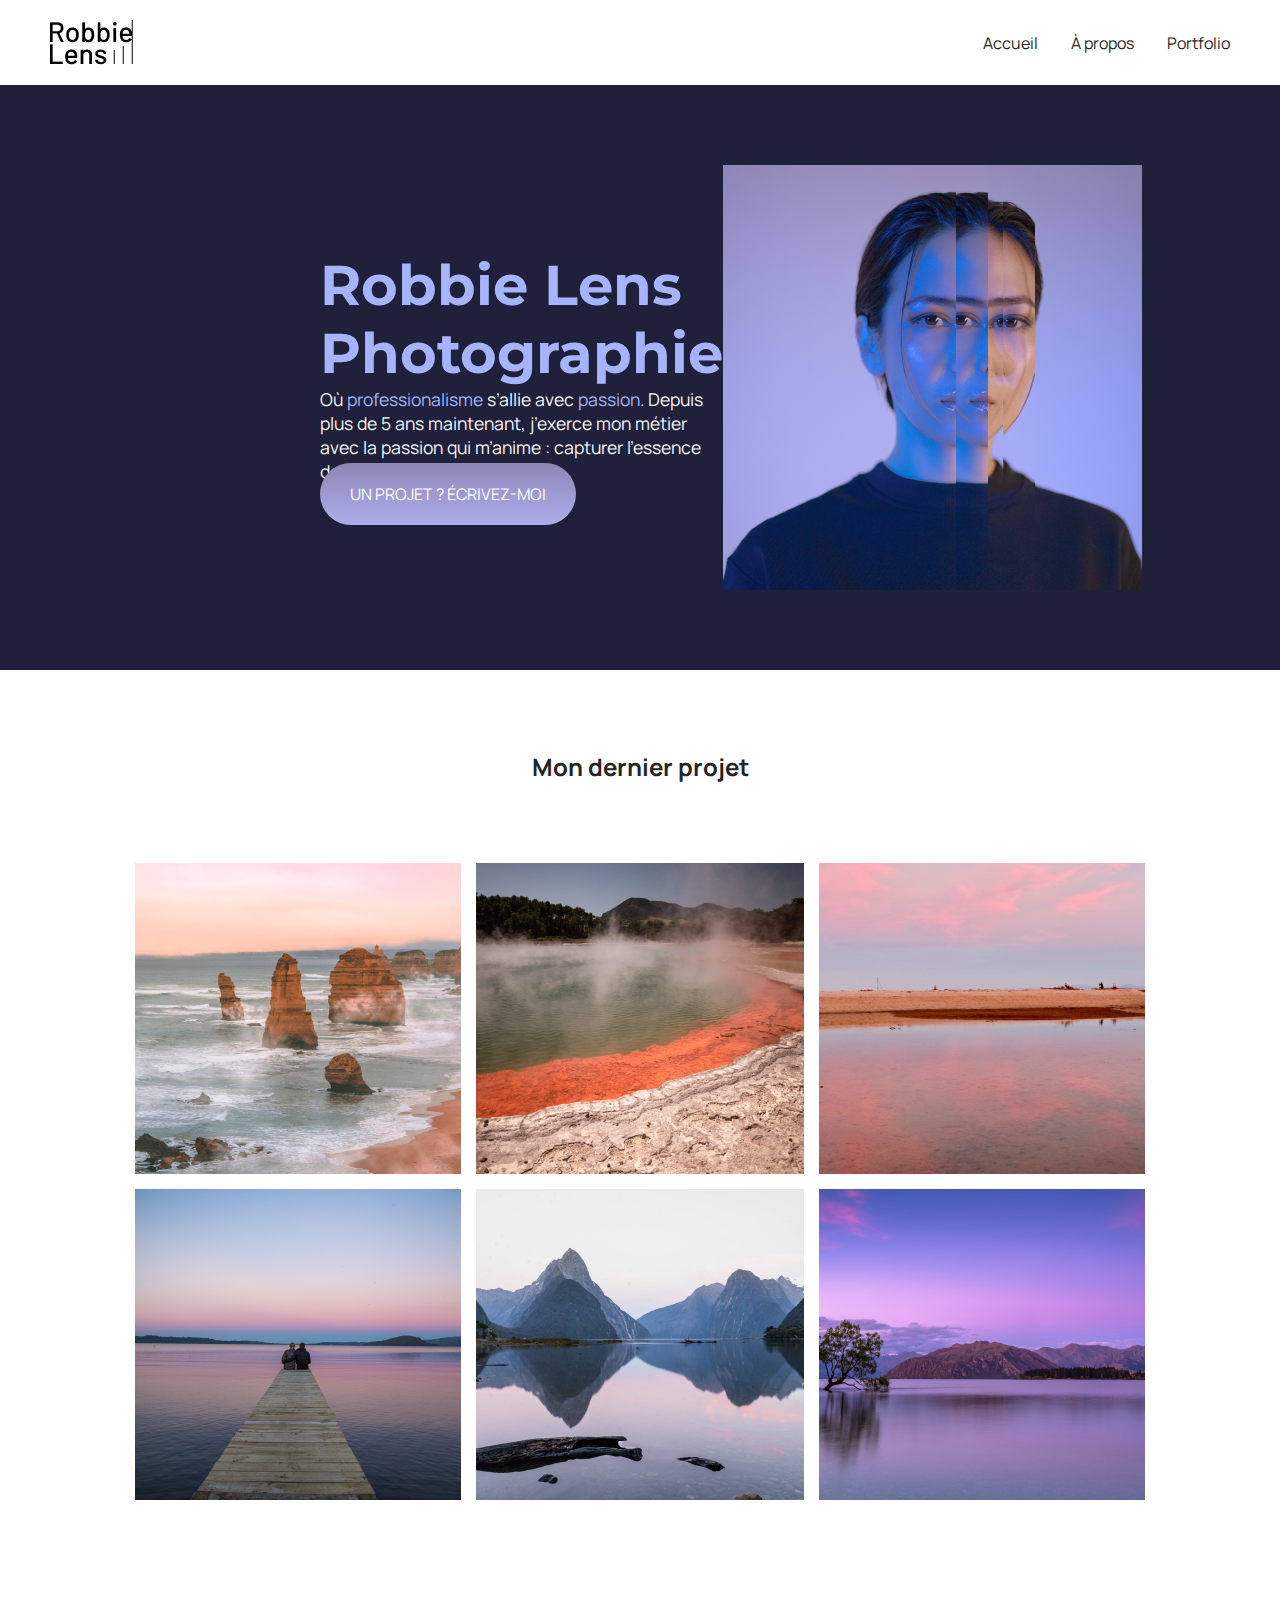
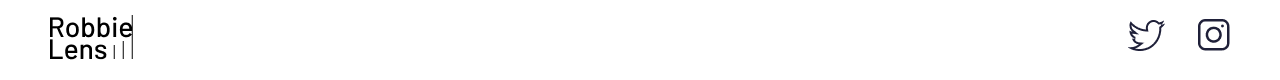
<file: index.html>
<!DOCTYPE html>
<html lang="fr">

<head>
    <meta charset="utf-8" >
    <title>Accueil - Robbie Lens Photographie</title>
    <link href="style.css" rel="stylesheet" >
    <link rel="preconnect" href="https://fonts.googleapis.com">
    <link rel="preconnect" href="https://fonts.gstatic.com" crossorigin>
    <link href="https://fonts.googleapis.com/css2?family=Manrope&family=Montserrat&display=swap" rel="stylesheet">
</head>

<body>
    <header>
        <nav>
            <img src="images/logo.png" alt="Logo Robbie Lens" >
            <div>
                <a href="index.html">Accueil</a>
                <a href="a-propos.html">À propos</a>
                <a href="portfolio.html">Portfolio</a>
            </div>
        </nav>
    </header>
    <main>
        <section class="accueil-introduction">
            <div>
                <h1>Robbie Lens Photographie</h1>
                <p>
                    Où <em>professionalisme</em> s’allie avec <em>passion</em>. Depuis
                    plus de 5 ans maintenant, j’exerce mon métier avec la passion
                    qui m’anime : capturer l’essence de chaque instant.
                </p>
                <a href="" class="cta">UN PROJET ? ÉCRIVEZ-MOI</a>
            </div>
            <img src="images/robbie-lens.png" alt="Portrait avec effet de la photographe Robbie Lens" >
        </section>
        <section class="accueil-photos">
            <h2>Mon dernier projet</h2>
            <div>
                <img src="images/accueil/element-1.png" alt="Twelve apostles - Australie" >
                <img src="images/accueil/element-2.png" alt="Wai-O-Tapu - Nouvelle-Zélande" >
                <img src="images/accueil/element-3.png" alt="Parc National d’Abel Tasman - Nouvelle-Zélande" >
            </div>
            <div>
                <img src="images/accueil/element-4.png" alt="Lac Rotorua - Nouvelle-Zélande" >
                <img src="images/accueil/element-5.png" alt="Milford Sound - Nouvelle-Zélande" >
                <img src="images/accueil/element-6.png" alt="Lac Wanaka - Nouvelle-Zélande" >
            </div>
        </section>
    </main>
    <footer>
        <img src="images/logo.png" alt="Logo Robbie Lens" >
        <div>
            <a target="_blank" href="https://twitter.com/" class="lien-icone">
                <img src="images/twitter.png" alt="Logo Twitter" >
            </a>
            <a target="_blank" href="https://www.instagram.com/" class="lien-icone">
                <img src="images/instagram.png" alt="Logo Instagram" >
            </a>
        </div>
    </footer>
</body>

</html>
</file>
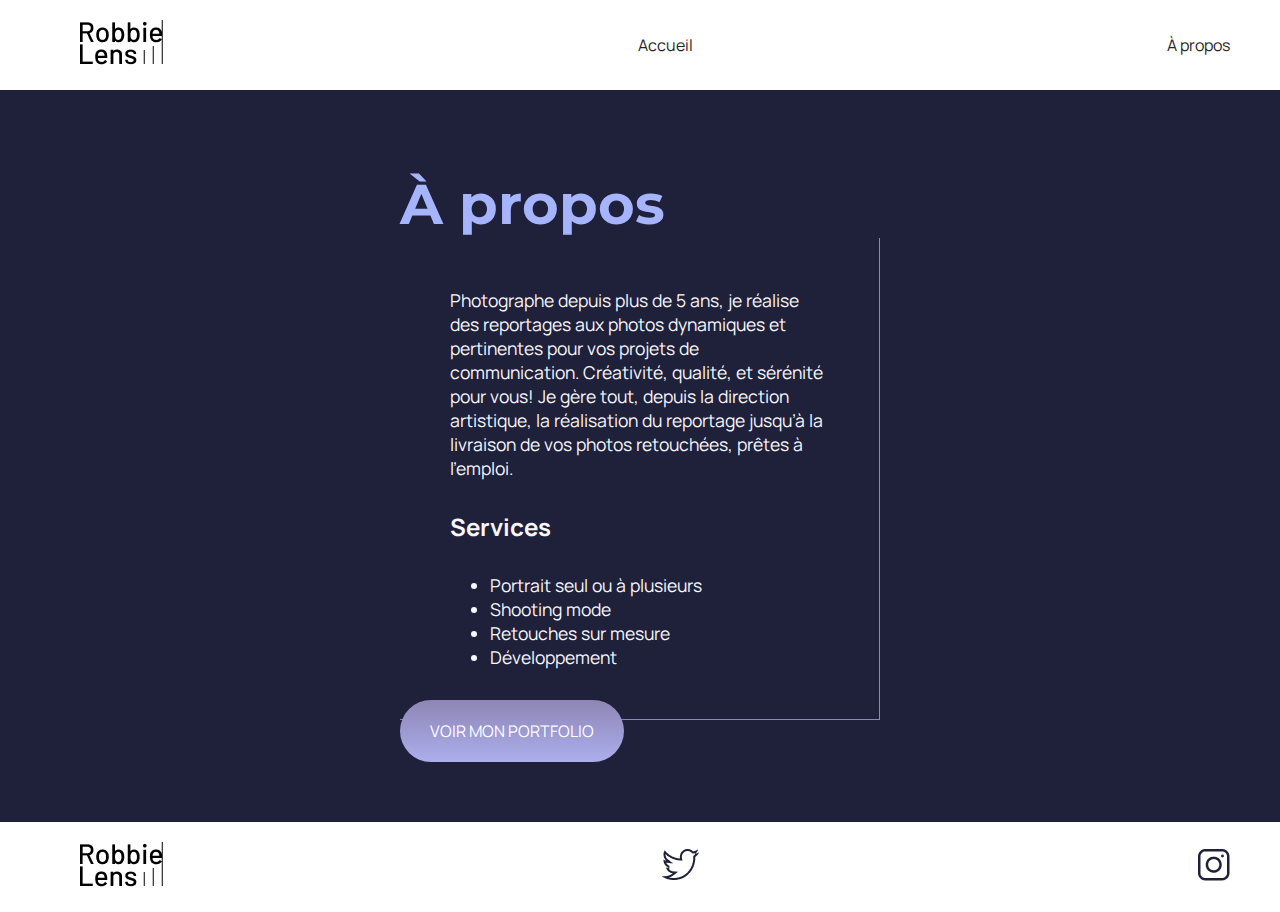
<file: a-propos.html>
<!DOCTYPE html>
<html lang="fr">

<head>
    <meta charset="utf-8" >
    <title>À propos - Robbie Lens Photographie</title>
    <link href="style.css" rel="stylesheet" >
    <link rel="preconnect" href="https://fonts.googleapis.com">
    <link rel="preconnect" href="https://fonts.gstatic.com" crossorigin>
    <link href="https://fonts.googleapis.com/css2?family=Manrope&family=Montserrat&display=swap" rel="stylesheet">
</head>

<body>
    <header>
        <nav>
            <a href="index.html" class="lien-icone">
                <img src="images/logo.png" alt="Logo Robbie Lens" >
            </a>
            <a href="index.html">Accueil</a>
            <a href="a-propos.html">À propos</a>
        </nav>
    </header>
    <main class="a-propos-main">
        <section>
            <h1>À propos</h1>
            <div class="carre-contenu">
                <p>
                    Photographe depuis plus de 5 ans, je réalise des reportages aux photos dynamiques et pertinentes
                    pour
                    vos
                    projets de communication. Créativité, qualité, et sérénité pour vous! Je gère tout, depuis la
                    direction
                    artistique, la réalisation du reportage jusqu’à la livraison de vos photos retouchées, prêtes à
                    l’emploi.
                </p>
                <h2>Services</h2>
                <ul>
                    <li>Portrait seul ou à plusieurs</li>
                    <li>Shooting mode</li>
                    <li>Retouches sur mesure</li>
                    <li>Développement</li>
                </ul>
            </div>
            <div>
                <a href="" class="cta">VOIR MON PORTFOLIO</a>
            </div>
        </section>
    </main>
    <footer>
        <a href="index.html" class="lien-icone">
            <img src="images/logo.png" alt="Logo Robbie Lens" >
        </a>
        <a target="_blank" href="https://twitter.com/" class="lien-icone">
            <img src="images/twitter.png" alt="Logo Twitter" >
        </a>
        <a target="_blank" href="https://www.instagram.com/" class="lien-icone">
            <img src="images/instagram.png" alt="Logo Instagram" >
        </a>
    </footer>
</body>

</html>
</file>
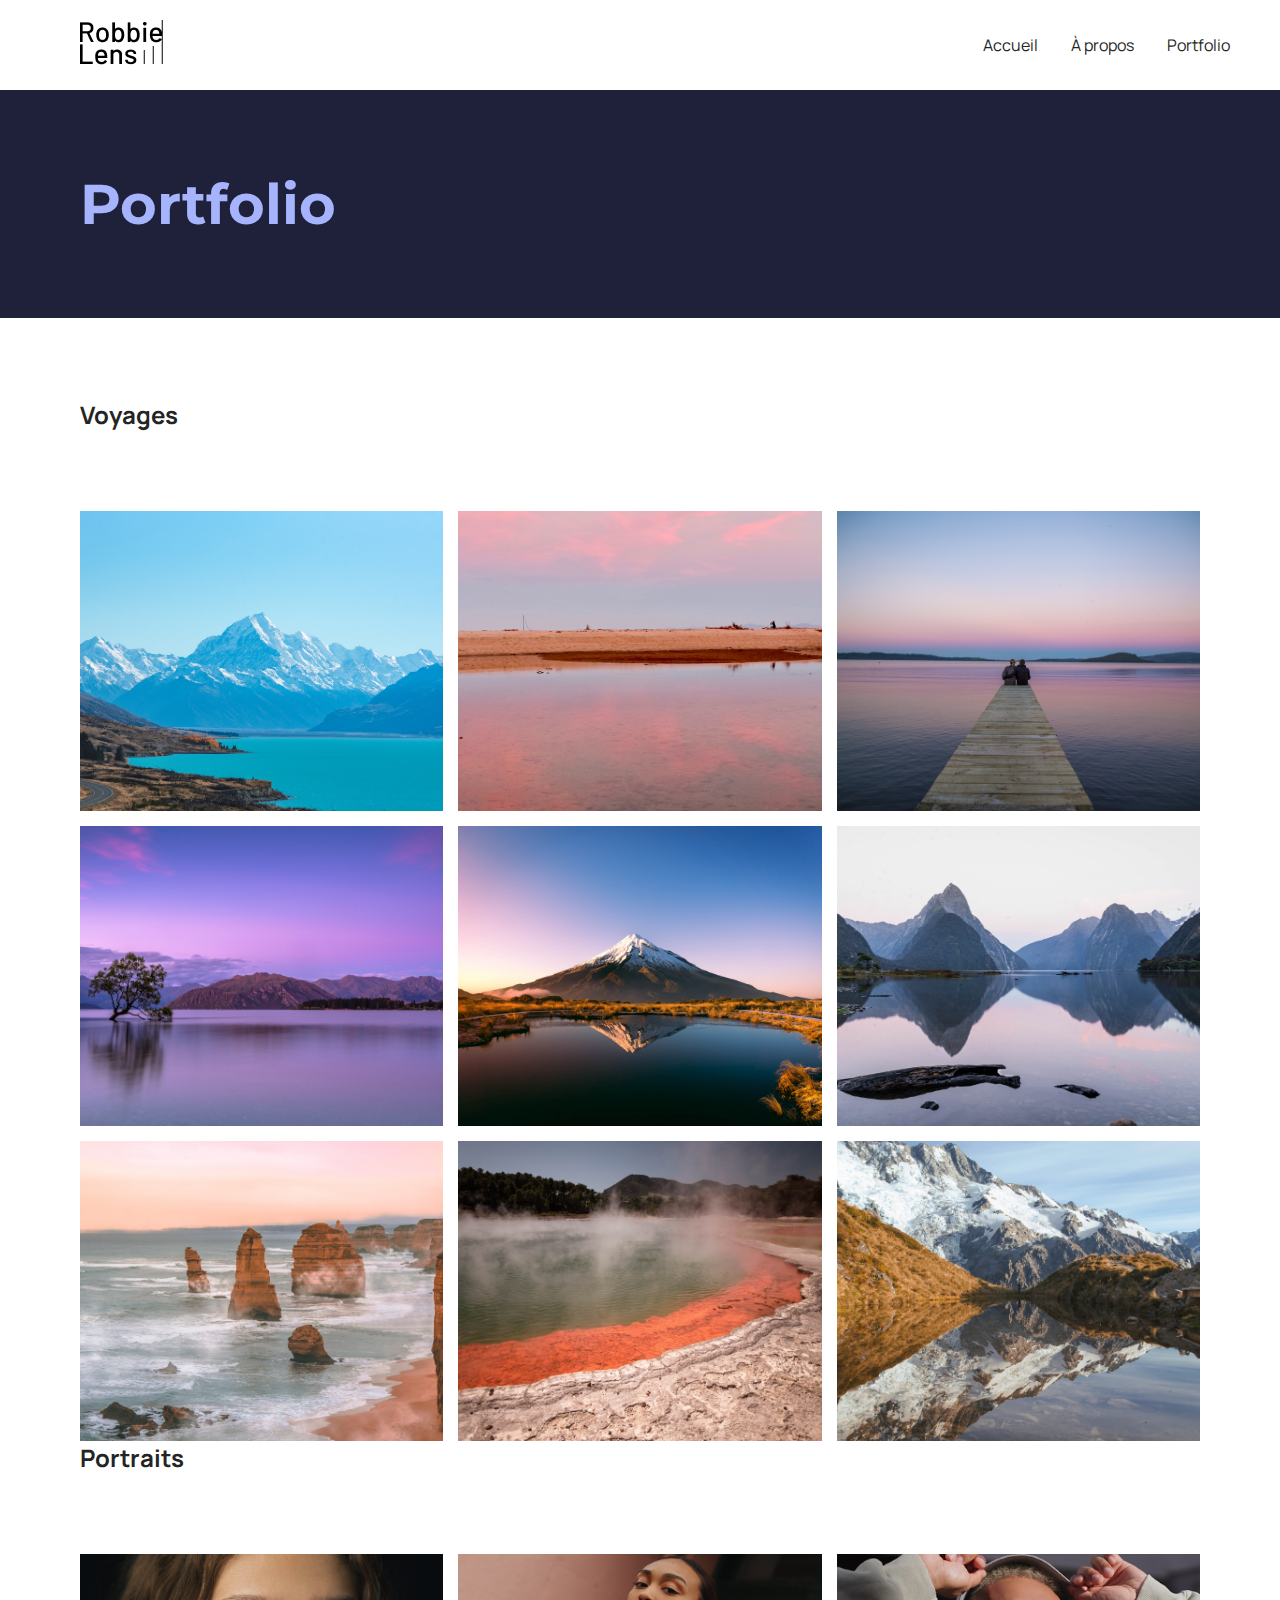
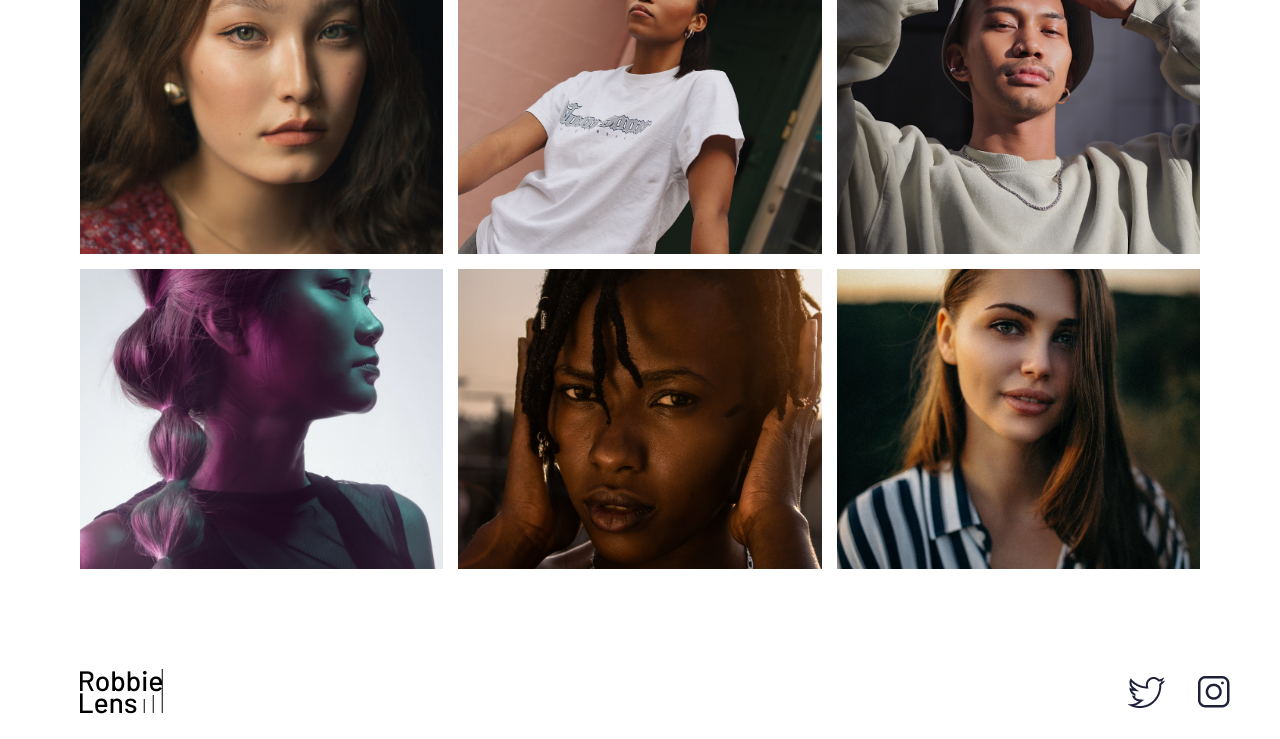
<file: portfolio.html>
<!DOCTYPE html>
<html lang="fr">

<head>
    <meta charset="utf-8" >
    <title>Portfolio - Robbie Lens Photographie</title>
    <link href="style.css" rel="stylesheet" >
    <link rel="preconnect" href="https://fonts.googleapis.com">
    <link rel="preconnect" href="https://fonts.gstatic.com" crossorigin>
    <link href="https://fonts.googleapis.com/css2?family=Manrope&family=Montserrat&display=swap" rel="stylesheet">
</head>

<body>
    <header>
        <nav>
            <a href="index.html" class="lien-icone">
                <img src="images/logo.png" alt="Logo Robbie Lens" >
            </a>
            <div>
                <a href="index.html">Accueil</a>
                <a href="a-propos.html">À propos</a>
                <a href="portfolio.html">Portfolio</a>
            </div>
        </nav>
    </header>
    <main>
        <section>
            <h1>Portfolio</h1>
        </section>
        <section class="portfolio-section-photos">
            <h2>Voyages</h2>
                <div class="grid-paysages">
                    <img src="images/portfolio/paysage1.jpg" alt="Mont Aoraki - Nouvelle-Zélande" >
                    <img src="images/portfolio/paysage2.jpg" alt="Parc National d’Abel Tasman - Nouvelle-Zélande" >
                    <img src="images/portfolio/paysage3.jpg" alt="Lac Rotorua - Nouvelle-Zélande" >
                    <img src="images/portfolio/paysage4.jpg" alt="Lac Wanaka - Nouvelle-Zélande" >
                    <img src="images/portfolio/paysage5.jpg" alt="Mont Taranaki - Nouvelle-Zélande" >
                    <img src="images/portfolio/paysage6.jpg" alt="Milford Sound - Nouvelle-Zélande" >
                    <img src="images/portfolio/paysage7.jpg" alt="Twelve Apostle - Australie" >
                    <img src="images/portfolio/paysage8.jpg" alt="Wai-O-Tapu - Nouvelle-Zélande" >
                    <img src="images/portfolio/paysage9.jpg" alt="Mont Cook - Nouvelle Zélande" >
                </div>
            <h2>Portraits</h2>
                <div class="grid-portraits">
                    <img src="images/portfolio/portrait1.jpg" alt="Portrait jeune femme 1" >
                    <img src="images/portfolio/portrait2.jpg" alt="Portrait jeune femme 2" >
                    <img src="images/portfolio/portrait3.jpg" alt="Portrait jeune homme 3" >
                    <img src="images/portfolio/portrait4.jpg" alt="Portrait jeune femme 4" >
                    <img src="images/portfolio/portrait5.jpg" alt="Portrait jeune femme 5" >
                    <img src="images/portfolio/portrait6.jpg" alt="Portrait jeune femme 6" >
                </div>
        </section>
    </main>
    <footer>
        <a href="index.html" class="lien-icone">
            <img src="images/logo.png" alt="Logo Robbie Lens" >
        </a>
        <div>
            <a target="_blank" href="https://twitter.com/" class="lien-icone">
                <img src="images/twitter.png" alt="Logo Twitter" >
            </a>
            <a target="_blank" href="https://www.instagram.com/" class="lien-icone">
                <img src="images/instagram.png" alt="Logo Instagram" >
            </a>
        </div>
    </footer>
</body>

</html>
</file>
<file: style.css>
* {
  margin: 0;
}

body {
  font-family: 'Manrope', sans-serif;
  font-size: 1em;
  background-color: #1f2039;
}

a {
  color: #242424;
  text-decoration: none;
}

em {
  color: #a5b4fc;
  font-style: normal;
}

h1 {
  font-size: 3.5em;
  color: #a5b4fc;
  font-family: 'Montserrat', sans-serif;
}

h2 {
  color: #f9f8ff;
}

p,
li {
  font-size: 1.1em;
  color: #f9f8ff;
}

header,
footer {
  background-color: white;
  padding: 20px 50px;
}

.cta {
  background: linear-gradient(#8e86b5, #acaeed);
  color: white;
  border-radius: 50px;
  padding: 20px 30px;
}

a:hover {
  text-decoration: underline;
}

.cta:hover {
  background: linear-gradient(#696484, #8788ba);
  text-decoration: none;
}

.lien-icone {
  margin-left: 30px;
}

.lien-icone:hover {
  opacity: 0.5;
}

.carre-contenu {
  border-right: 1px solid #8e86b5;
  border-bottom: 1px solid #8e86b5;
  padding: 50px;
}

.carre-contenu h2 {
  margin-top: 30px;
}

.carre-contenu ul {
  margin-top: 30px;
}

section {
  padding: 80px;
}

.a-propos-main {
  width: 50%;
  margin: auto;
}

footer,
nav {
  display: flex;
  flex-direction: row;
  align-items: center;
  justify-content: space-between;
}

nav a {
  margin-left: 30px;
}

.accueil-photos {
  background-color: white;
  padding: 80px;
}

.accueil-photos h2 {
  color: #242424;
  text-align: center;
  margin-bottom: 80px;
}

.accueil-photos div {
  display: flex;
  flex-direction: row;
  gap: 15px;
  justify-content: center;
  margin-bottom: 15px;
}

.accueil-introduction {
  display: flex;
  flex-direction: row;
  width: 50%;
  align-items: center;
  margin: auto;
}

.portfolio-section-photos {
  background-color: white;
}

.portfolio-section-photos h2 {
  color: #242424;
  margin-bottom: 80px;
}

.grid-paysages img,
.grid-portraits img {
  width: 100%;
  height: 100%;
  /* Même si vous ne connaissez pas cette propriété, vous en aurez besoin pour permettre aux images de respecter les dimensions de la grid CSS */
  object-fit: cover;
}

.grid-paysages {
  display: grid;
  grid-template-columns: 1fr 1fr 1fr;
  grid-template-rows: 300px 300px 300px;
  gap: 15px;
}

.grid-portraits {
  display: grid;
  grid-template-columns: 1fr 1fr 1fr;
  grid-template-rows: 300px 300px;
  gap: 15px;
}
</file>
